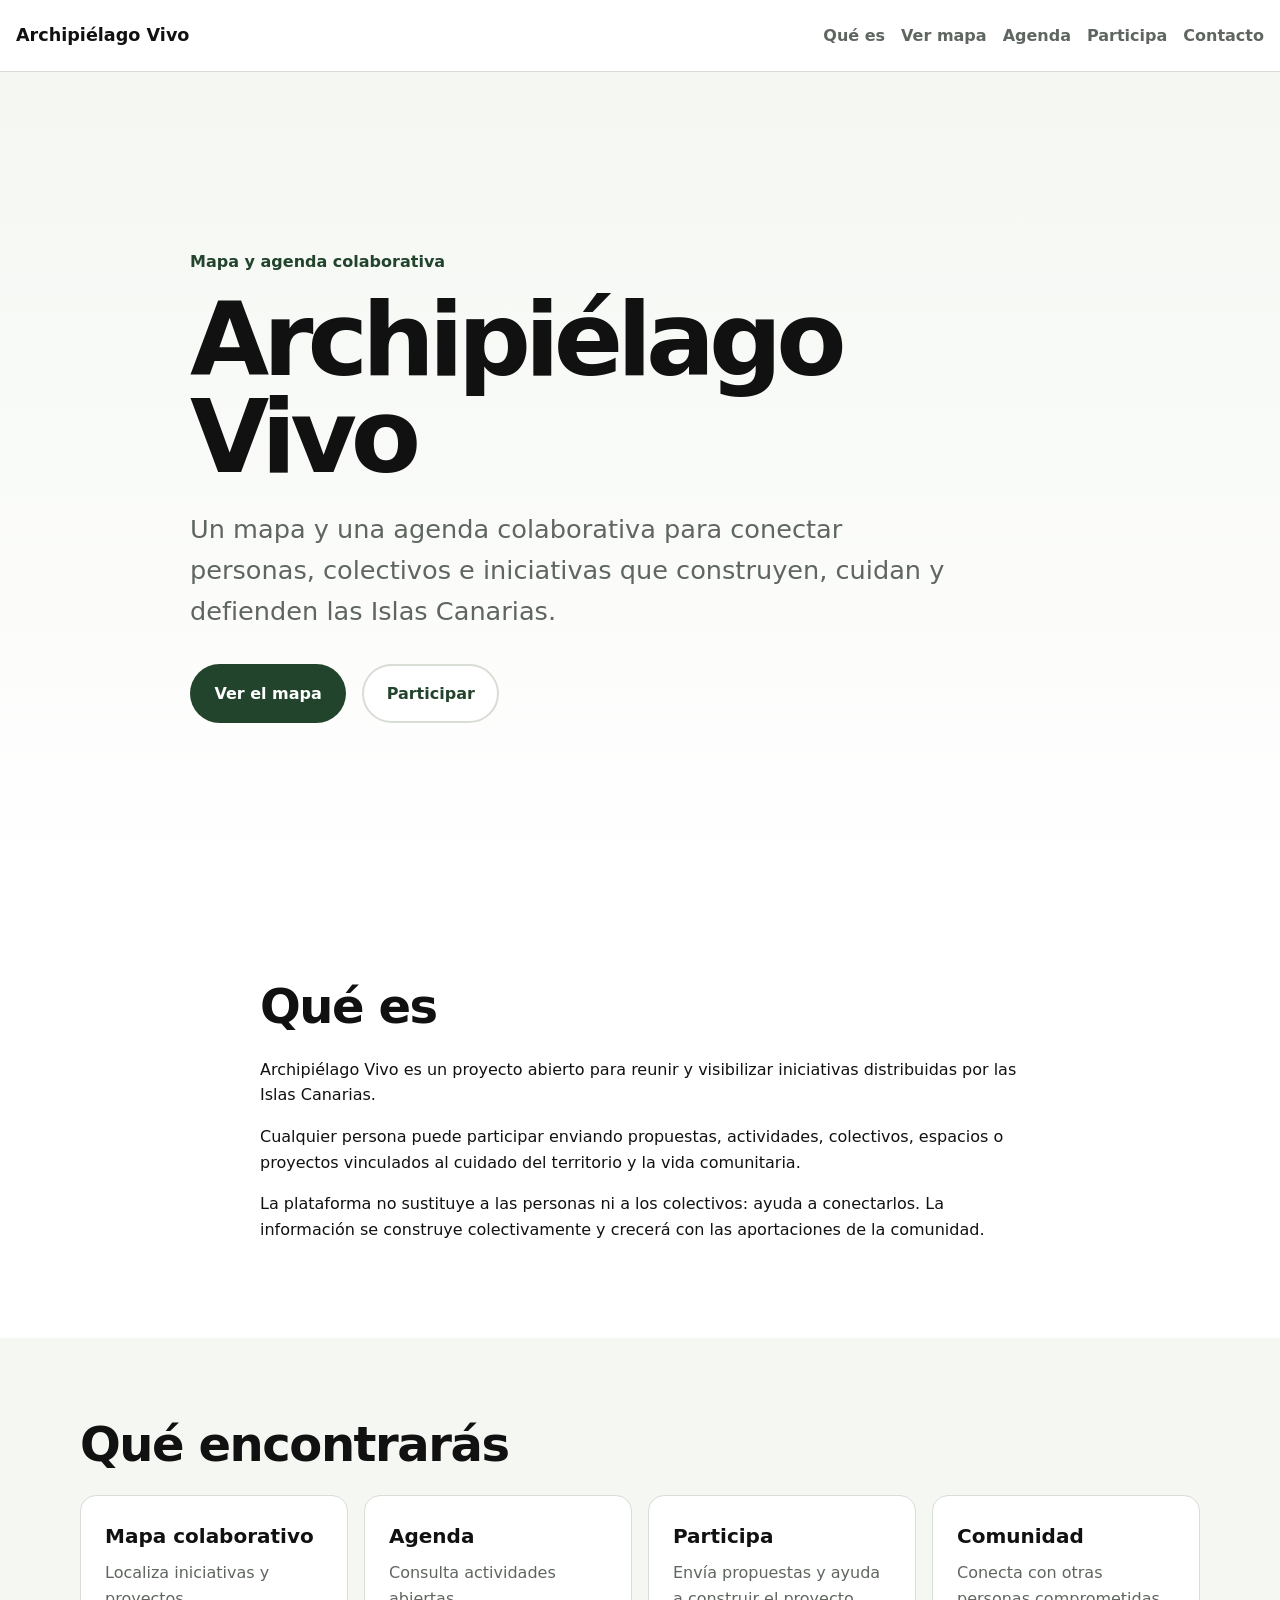
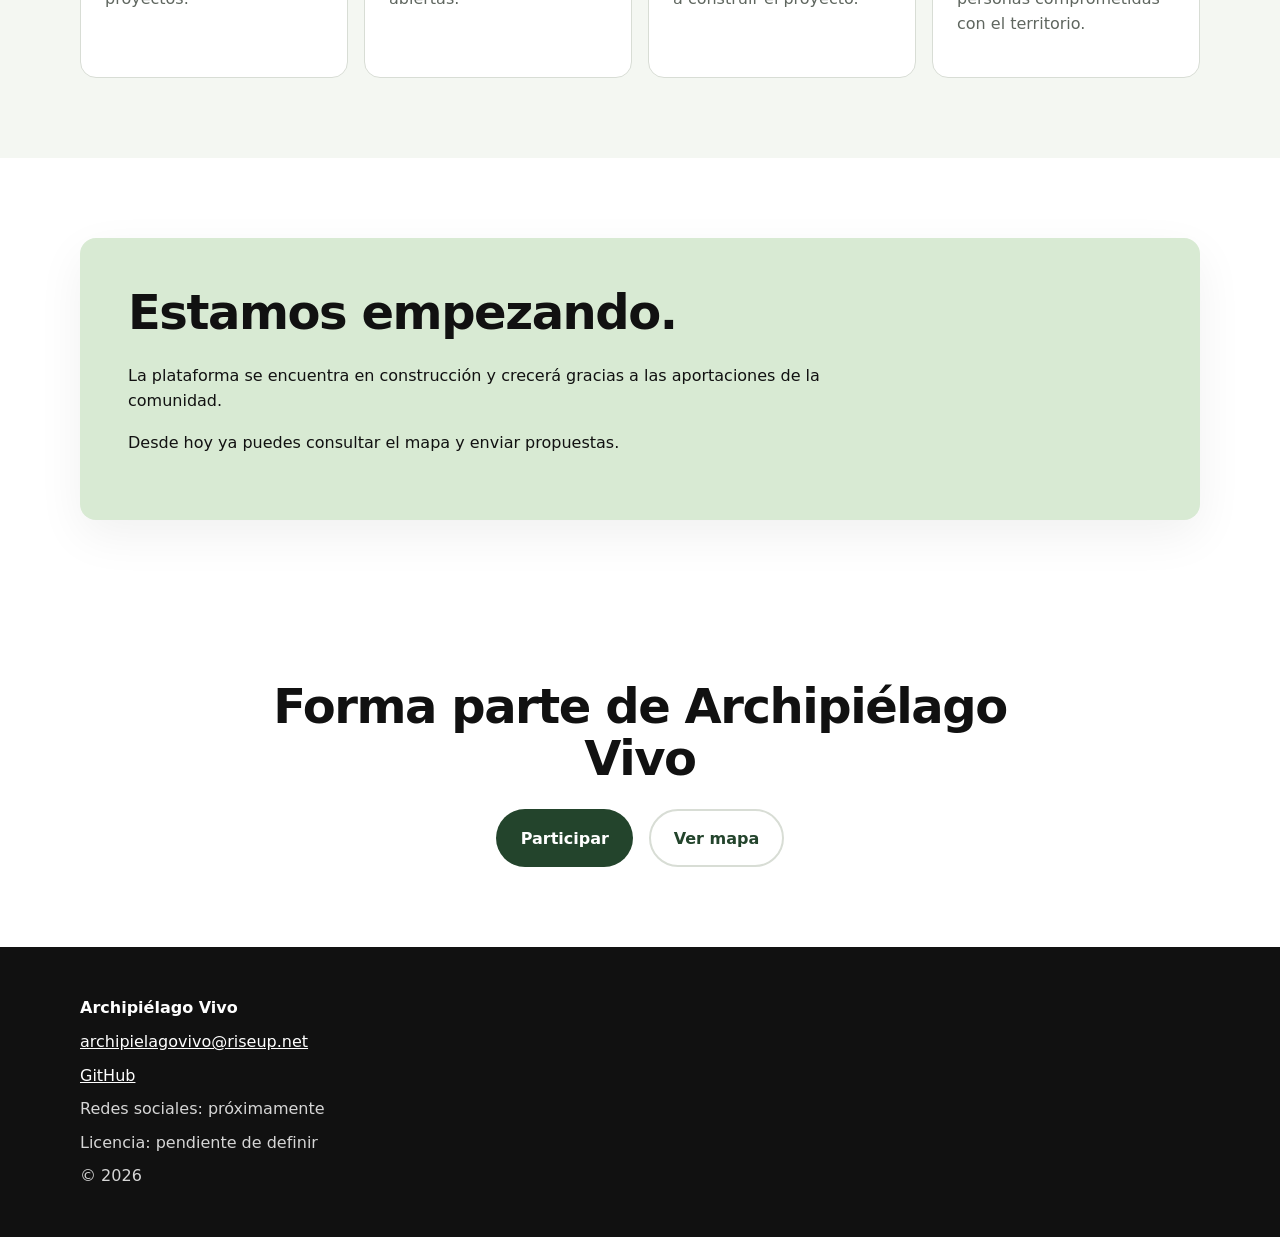
<file: index.html>
<!doctype html>
<html lang="es">
<head>
  <meta charset="utf-8" />
  <meta name="viewport" content="width=device-width, initial-scale=1" />

  <title>Archipiélago Vivo</title>
  <meta name="description" content="Mapa y agenda colaborativa para conectar personas, colectivos e iniciativas que cuidan, construyen y defienden las Islas Canarias." />

  <link rel="stylesheet" href="styles.css" />
</head>

<body>
  <header class="site-header">
    <a class="brand" href="/" aria-label="Inicio de Archipiélago Vivo">
      Archipiélago Vivo
    </a>

    <button
      class="menu-toggle"
      type="button"
      aria-expanded="false"
      aria-controls="main-nav"
    >
      <span class="sr-only">Abrir menú</span>
      ☰
    </button>

    <nav id="main-nav" class="main-nav" aria-label="Navegación principal">
      <a href="#que-es">Qué es</a>
      <a href="/mapa.html">Ver mapa</a>
      <a href="/agenda.html">Agenda</a>
      <a href="/participa.html">Participa</a>
      <a href="#contacto">Contacto</a>
    </nav>
  </header>

  <main>
    <section class="hero">
      <div class="container hero-content">
        <p class="eyebrow">Mapa y agenda colaborativa</p>

        <h1>Archipiélago Vivo</h1>

        <p class="hero-text">
          Un mapa y una agenda colaborativa para conectar personas, colectivos
          e iniciativas que construyen, cuidan y defienden las Islas Canarias.
        </p>

        <div class="button-group">
          <a class="button button-primary" href="/mapa.html">Ver el mapa</a>
          <a class="button button-secondary" href="/participa.html">Participar</a>
        </div>
      </div>
    </section>

    <section id="que-es" class="section">
      <div class="container narrow">
        <h2>Qué es</h2>

        <p>
          Archipiélago Vivo es un proyecto abierto para reunir y visibilizar
          iniciativas distribuidas por las Islas Canarias.
        </p>

        <p>
          Cualquier persona puede participar enviando propuestas, actividades,
          colectivos, espacios o proyectos vinculados al cuidado del territorio
          y la vida comunitaria.
        </p>

        <p>
          La plataforma no sustituye a las personas ni a los colectivos:
          ayuda a conectarlos. La información se construye colectivamente y
          crecerá con las aportaciones de la comunidad.
        </p>
      </div>
    </section>

    <section class="section section-muted">
      <div class="container">
        <h2>Qué encontrarás</h2>

        <div class="cards">
          <article class="card">
            <h3>Mapa colaborativo</h3>
            <p>Localiza iniciativas y proyectos.</p>
          </article>

          <article class="card">
            <h3>Agenda</h3>
            <p>Consulta actividades abiertas.</p>
          </article>

          <article class="card">
            <h3>Participa</h3>
            <p>Envía propuestas y ayuda a construir el proyecto.</p>
          </article>

          <article class="card">
            <h3>Comunidad</h3>
            <p>Conecta con otras personas comprometidas con el territorio.</p>
          </article>
        </div>
      </div>
    </section>

    <section class="section">
      <div class="container">
        <div class="notice">
          <h2>Estamos empezando.</h2>
          <p>
            La plataforma se encuentra en construcción y crecerá gracias a las
            aportaciones de la comunidad.
          </p>
          <p>
            Desde hoy ya puedes consultar el mapa y enviar propuestas.
          </p>
        </div>
      </div>
    </section>

    <section class="section cta">
      <div class="container narrow">
        <h2>Forma parte de Archipiélago Vivo</h2>

        <div class="button-group center">
          <a class="button button-primary" href="/participa.html">Participar</a>
          <a class="button button-secondary" href="/mapa.html">Ver mapa</a>
        </div>
      </div>
    </section>
  </main>

  <footer id="contacto" class="site-footer">
    <div class="container footer-content">
      <p><strong>Archipiélago Vivo</strong></p>

      <p>
        <a href="mailto:archipielagovivo@riseup.net">
          archipielagovivo@riseup.net
        </a>
      </p>

      <p><a href="https://github.com/" rel="noopener">GitHub</a></p>
      <p>Redes sociales: próximamente</p>
      <p>Licencia: pendiente de definir</p>
      <p>© 2026</p>
    </div>
  </footer>

  <script>
    const menuButton = document.querySelector(".menu-toggle");
    const nav = document.querySelector("#main-nav");

    menuButton.addEventListener("click", () => {
      const isOpen = menuButton.getAttribute("aria-expanded") === "true";
      menuButton.setAttribute("aria-expanded", String(!isOpen));
      nav.classList.toggle("is-open");
    });
  </script>
</body>
</html>
</file>
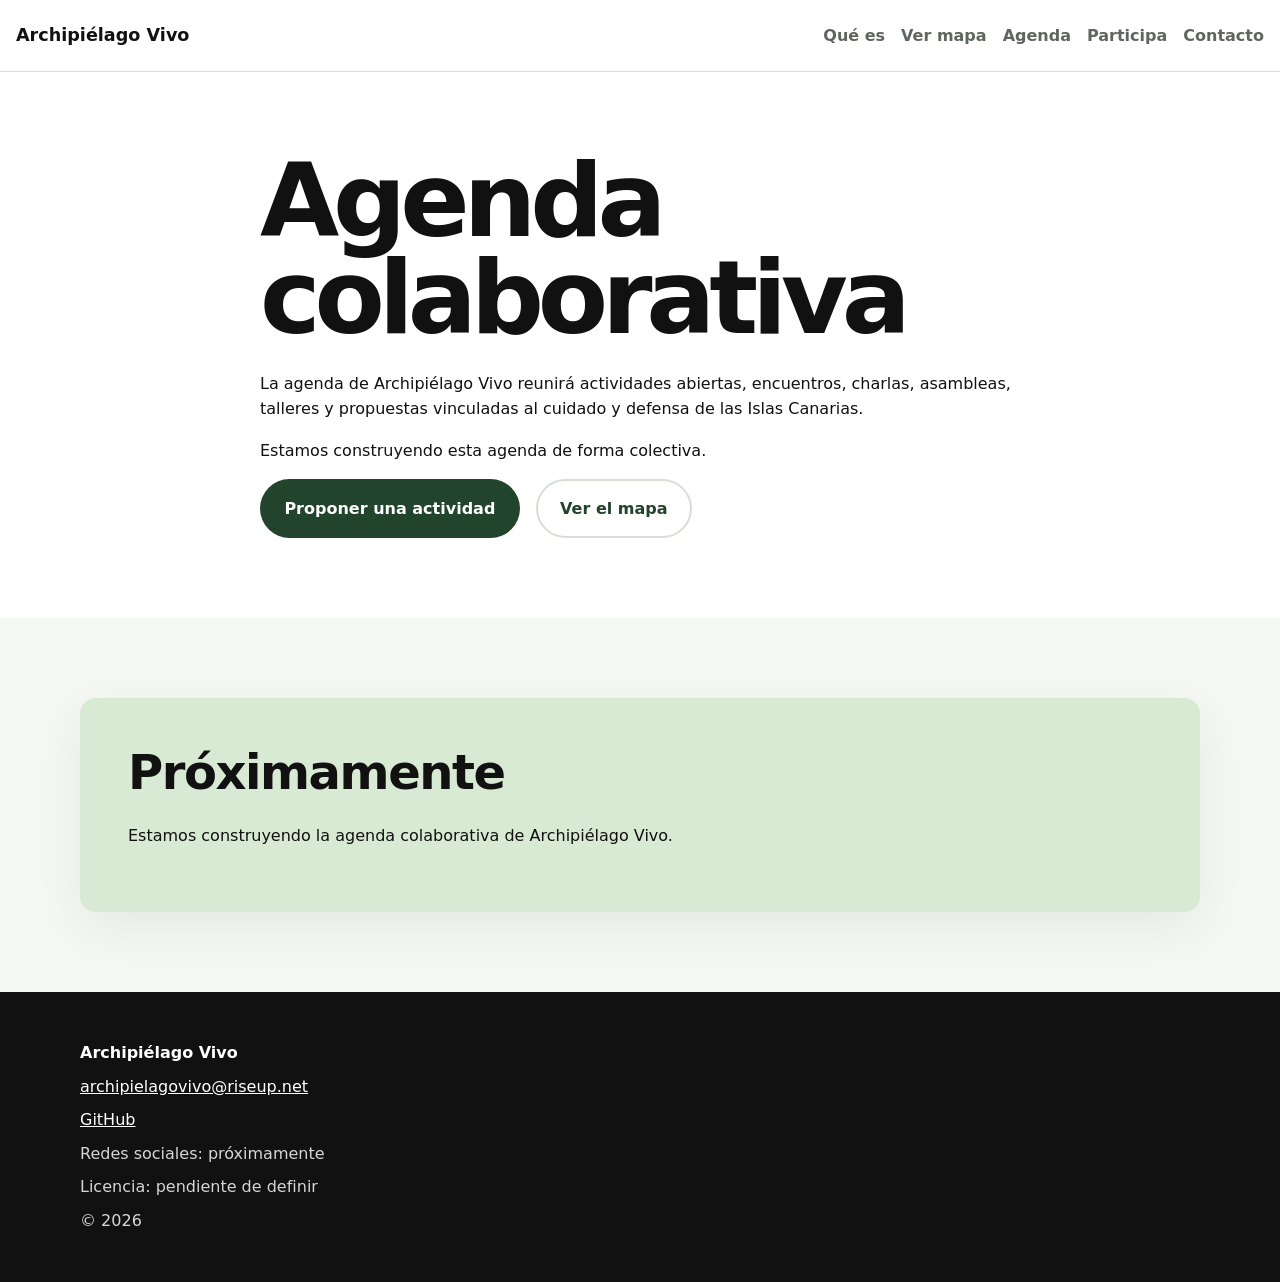
<file: agenda.html>
<!doctype html>
<html lang="es">
<head>
  <meta charset="utf-8" />
  <meta name="viewport" content="width=device-width, initial-scale=1" />

  <title>Agenda colaborativa | Archipiélago Vivo</title>
  <meta
    name="description"
    content="Agenda colaborativa de Archipiélago Vivo para reunir actividades abiertas, encuentros, charlas, asambleas, talleres y propuestas en las Islas Canarias."
  />

  <link rel="canonical" href="https://archipielagovivo.org/agenda.html" />
  <link rel="stylesheet" href="styles.css" />
</head>

<body>
  <header class="site-header">
    <a class="brand" href="/" aria-label="Inicio de Archipiélago Vivo">
      Archipiélago Vivo
    </a>

    <button
      class="menu-toggle"
      type="button"
      aria-expanded="false"
      aria-controls="main-nav"
    >
      <span class="sr-only">Abrir menú</span>
      ☰
    </button>

    <nav id="main-nav" class="main-nav" aria-label="Navegación principal">
      <a href="/#que-es">Qué es</a>
      <a href="/mapa.html">Ver mapa</a>
      <a href="/agenda.html" aria-current="page">Agenda</a>
      <a href="/participa.html">Participa</a>
      <a href="#contacto">Contacto</a>
    </nav>
  </header>

  <main>
    <section class="section">
      <div class="container narrow">
        <h1>Agenda colaborativa</h1>

        <p>
          La agenda de Archipiélago Vivo reunirá actividades abiertas,
          encuentros, charlas, asambleas, talleres y propuestas vinculadas al
          cuidado y defensa de las Islas Canarias.
        </p>

        <p>
          Estamos construyendo esta agenda de forma colectiva.
        </p>

        <div class="button-group">
          <a class="button button-primary" href="/participa.html">
            Proponer una actividad
          </a>
          <a class="button button-secondary" href="/mapa.html">
            Ver el mapa
          </a>
        </div>
      </div>
    </section>

    <section class="section section-muted">
      <div class="container">
        <div class="notice">
          <h2>Próximamente</h2>
          <p>
            Estamos construyendo la agenda colaborativa de Archipiélago Vivo.
          </p>
        </div>
      </div>
    </section>
  </main>

  <footer id="contacto" class="site-footer">
    <div class="container footer-content">
      <p><strong>Archipiélago Vivo</strong></p>

      <p>
        <a href="mailto:archipielagovivo@riseup.net">
          archipielagovivo@riseup.net
        </a>
      </p>

      <p><a href="https://github.com/" rel="noopener">GitHub</a></p>
      <p>Redes sociales: próximamente</p>
      <p>Licencia: pendiente de definir</p>
      <p>© 2026</p>
    </div>
  </footer>

  <script>
    const menuButton = document.querySelector(".menu-toggle");
    const nav = document.querySelector("#main-nav");

    menuButton.addEventListener("click", () => {
      const isOpen = menuButton.getAttribute("aria-expanded") === "true";
      menuButton.setAttribute("aria-expanded", String(!isOpen));
      nav.classList.toggle("is-open");
    });
  </script>
</body>
</html>
</file>
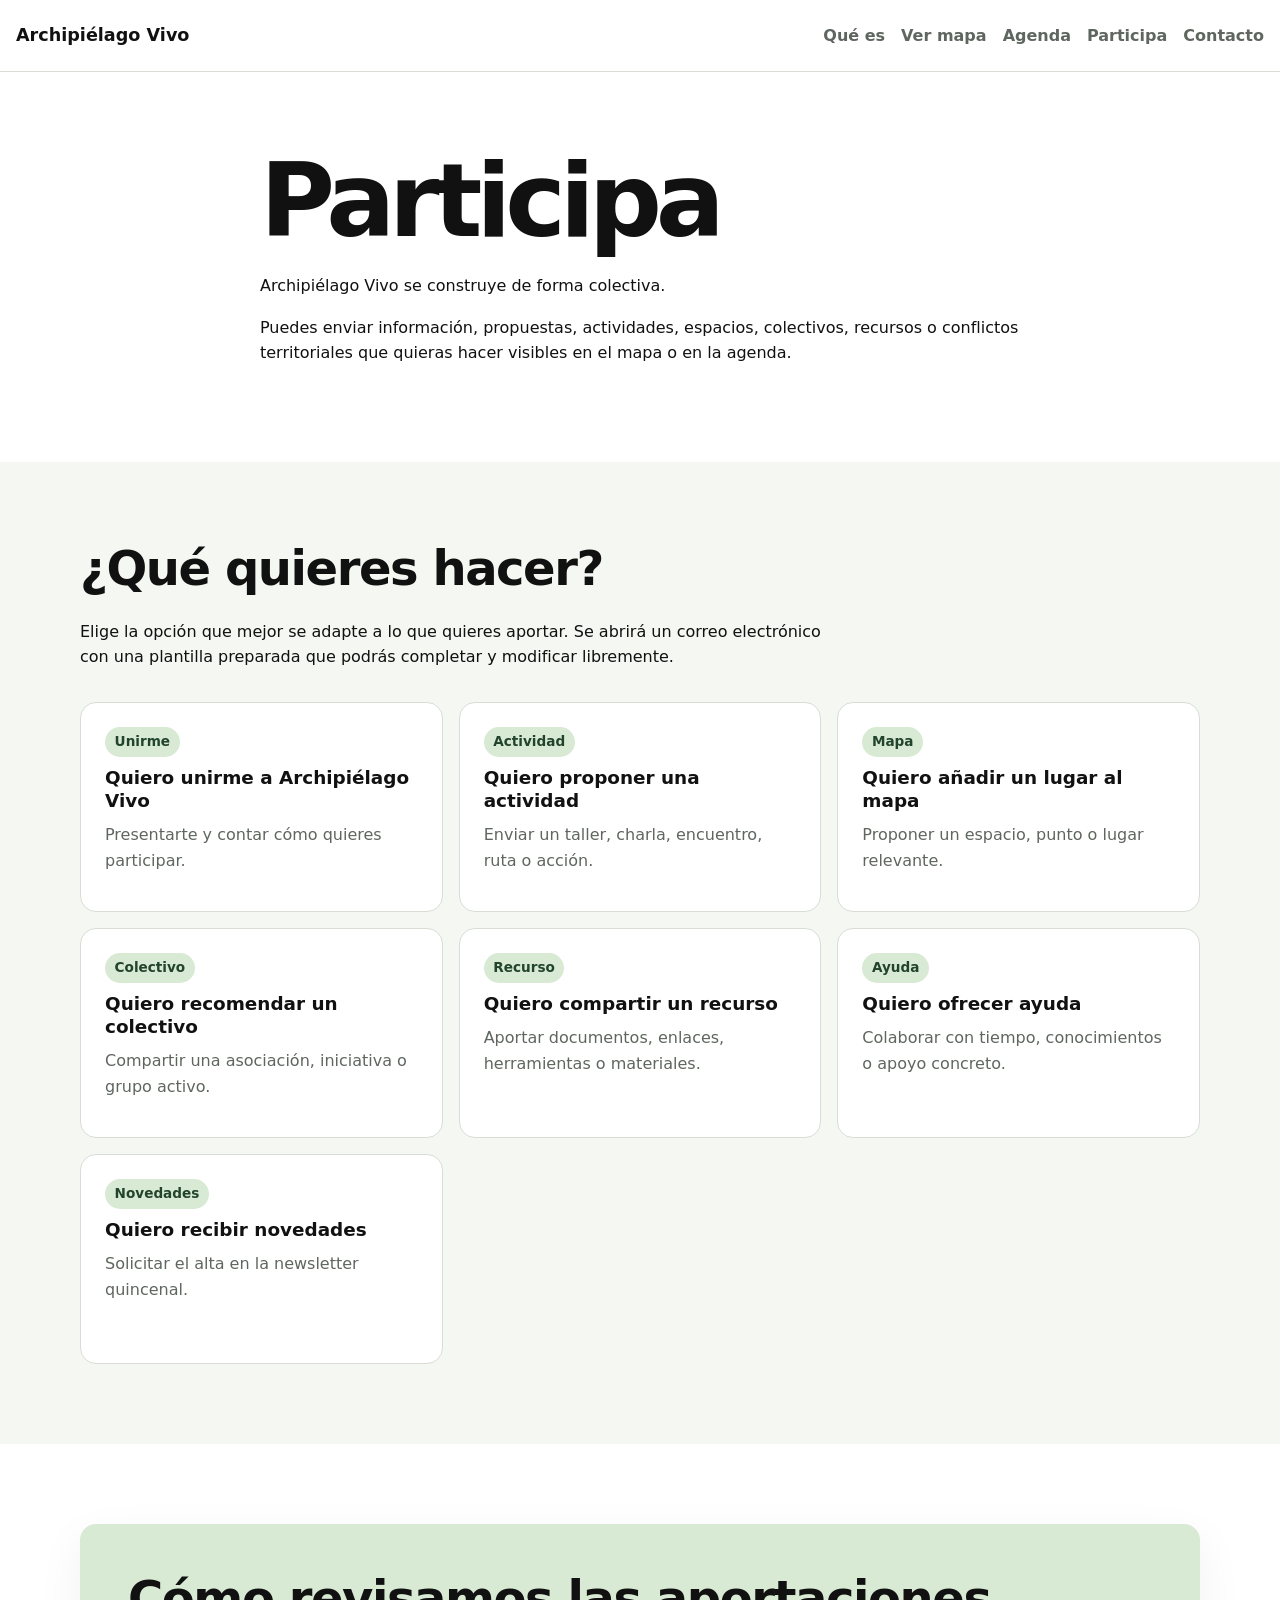
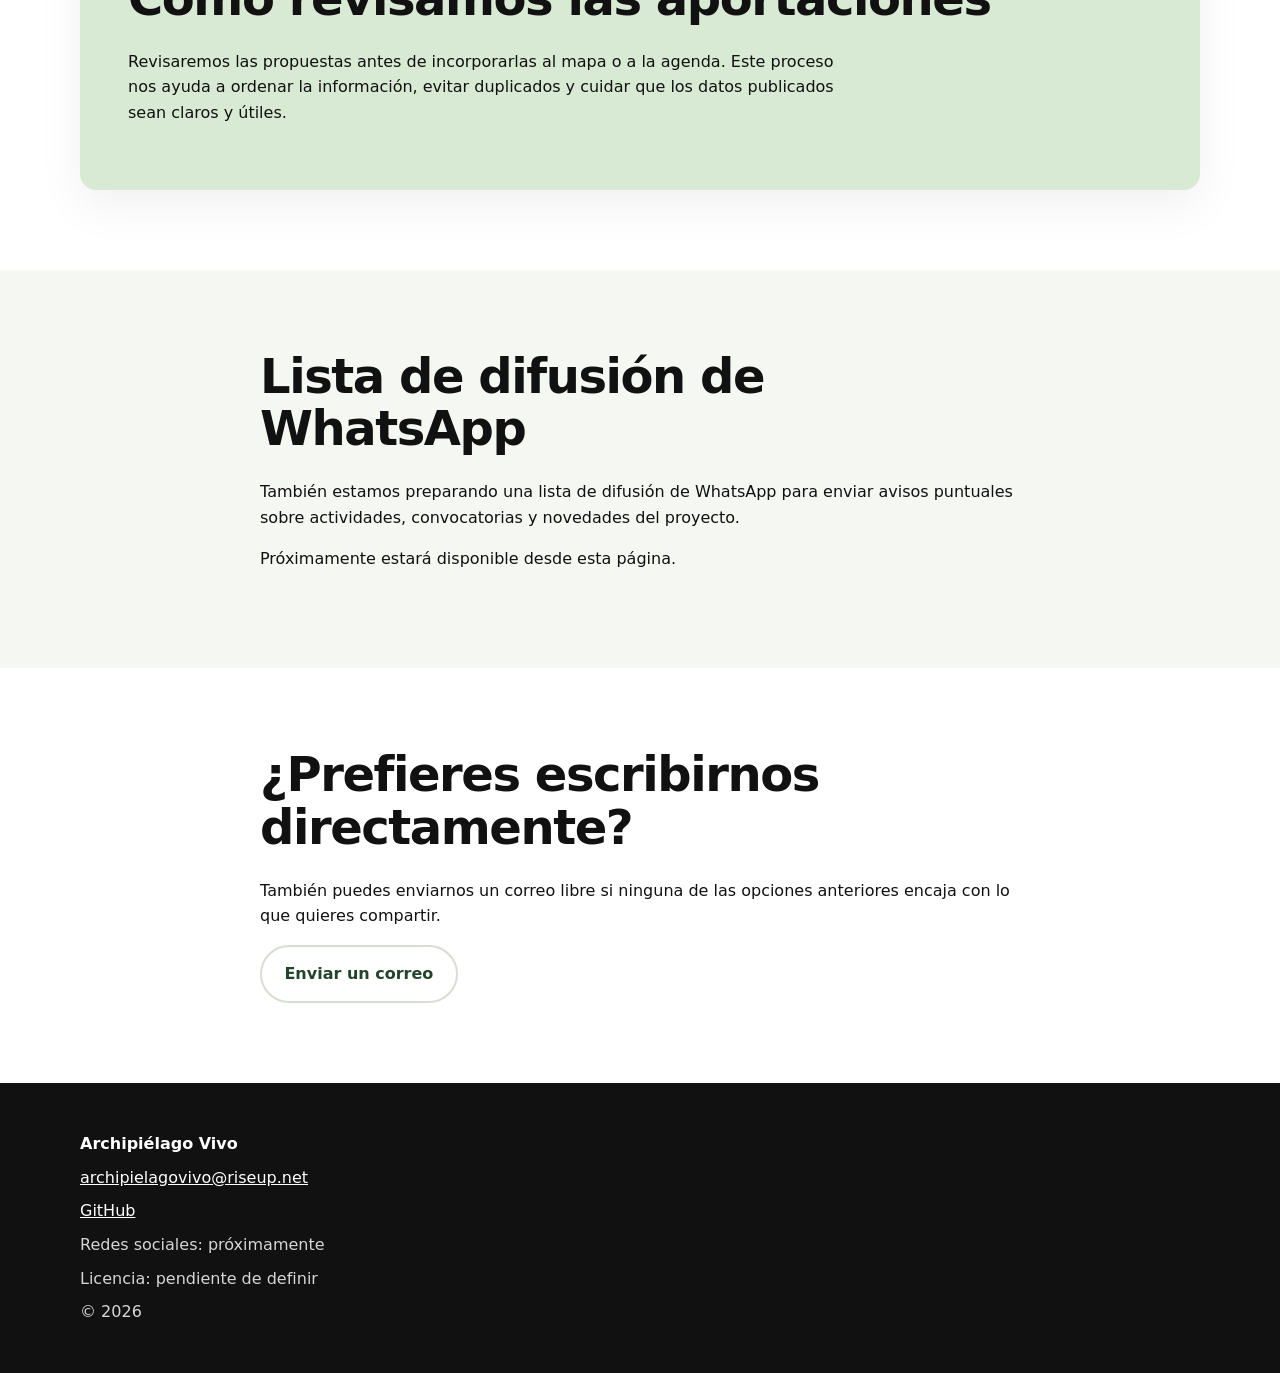
<file: participa.html>
<!doctype html>
<html lang="es">
<head>
  <meta charset="utf-8" />
  <meta name="viewport" content="width=device-width, initial-scale=1" />

  <title>Participa | Archipiélago Vivo</title>
  <meta
    name="description"
    content="Participa en Archipiélago Vivo enviando propuestas, actividades, lugares, colectivos, recursos o ayuda para construir el mapa y la agenda colaborativa."
  />

  <link rel="canonical" href="https://archipielagovivo.org/participa.html" />
  <link rel="stylesheet" href="styles.css" />
</head>

<body>
  <header class="site-header">
    <a class="brand" href="/" aria-label="Inicio de Archipiélago Vivo">
      Archipiélago Vivo
    </a>

    <button
      class="menu-toggle"
      type="button"
      aria-expanded="false"
      aria-controls="main-nav"
    >
      <span class="sr-only">Abrir menú</span>
      ☰
    </button>

    <nav id="main-nav" class="main-nav" aria-label="Navegación principal">
      <a href="/#que-es">Qué es</a>
      <a href="/mapa.html">Ver mapa</a>
      <a href="/agenda.html">Agenda</a>
      <a href="/participa.html" aria-current="page">Participa</a>
      <a href="#contacto">Contacto</a>
    </nav>
  </header>

  <main>
    <section class="section">
      <div class="container narrow">
        <h1>Participa</h1>

        <p>
          Archipiélago Vivo se construye de forma colectiva.
        </p>

        <p>
          Puedes enviar información, propuestas, actividades, espacios,
          colectivos, recursos o conflictos territoriales que quieras hacer
          visibles en el mapa o en la agenda.
        </p>
      </div>
    </section>

    <section class="section section-muted">
      <div class="container">
        <div class="narrow">
          <h2>¿Qué quieres hacer?</h2>

          <p>
            Elige la opción que mejor se adapte a lo que quieres aportar. Se
            abrirá un correo electrónico con una plantilla preparada que podrás
            completar y modificar libremente.
          </p>
        </div>

        <div class="action-grid">
          <a
            class="action-card"
            href="mailto:archipielagovivo@riseup.net?subject=Quiero%20unirme%20-%20Archipi%C3%A9lago%20Vivo&body=Hola%20Archipi%C3%A9lago%20Vivo%2C%0D%0A%0D%0AQuiero%20unirme%20al%20proyecto.%0D%0A%0D%0AMi%20nombre%3A%0D%0AIsla%20o%20municipio%3A%0D%0AColectivo%20o%20proyecto%2C%20si%20procede%3A%0D%0AQu%C3%A9%20me%20interesa%20de%20Archipi%C3%A9lago%20Vivo%3A%0D%0AC%C3%B3mo%20me%20gustar%C3%ADa%20participar%3A%0D%0AMi%20forma%20de%20contacto%3A%0D%0A%0D%0AAutorizo%20a%20Archipi%C3%A9lago%20Vivo%20a%20ponerse%20en%20contacto%20conmigo%20por%20los%20medios%20facilitados%3A%0D%0A%0D%0AS%C3%AD%20%2F%20No%0D%0A%0D%0AQuiero%20recibir%20la%20newsletter%20quincenal%20de%20Archipi%C3%A9lago%20Vivo%3A%0D%0A%0D%0AS%C3%AD%20%2F%20No%0D%0A%0D%0AGracias."
          >
            <span class="action-kicker">Unirme</span>
            <strong>Quiero unirme a Archipiélago Vivo</strong>
            <span>Presentarte y contar cómo quieres participar.</span>
          </a>

          <a
            class="action-card"
            href="mailto:archipielagovivo@riseup.net?subject=Propuesta%20de%20actividad%20-%20Archipi%C3%A9lago%20Vivo&body=Hola%20Archipi%C3%A9lago%20Vivo%2C%0D%0A%0D%0AQuiero%20proponer%20una%20actividad.%0D%0A%0D%0AT%C3%ADtulo%20de%20la%20actividad%3A%0D%0AIsla%20o%20municipio%3A%0D%0ADescripci%C3%B3n%3A%0D%0AFecha%20aproximada%2C%20si%20la%20hay%3A%0D%0AEspacio%20o%20lugar%3A%0D%0AQu%C3%A9%20ayuda%20necesito%3A%0D%0AMi%20nombre%3A%0D%0AMi%20forma%20de%20contacto%3A%0D%0A%0D%0AAutorizo%20a%20Archipi%C3%A9lago%20Vivo%20a%20ponerse%20en%20contacto%20conmigo%20por%20los%20medios%20facilitados%3A%0D%0A%0D%0AS%C3%AD%20%2F%20No%0D%0A%0D%0AQuiero%20recibir%20la%20newsletter%20quincenal%20de%20Archipi%C3%A9lago%20Vivo%3A%0D%0A%0D%0AS%C3%AD%20%2F%20No%0D%0A%0D%0AGracias."
          >
            <span class="action-kicker">Actividad</span>
            <strong>Quiero proponer una actividad</strong>
            <span>Enviar un taller, charla, encuentro, ruta o acción.</span>
          </a>

          <a
            class="action-card"
            href="mailto:archipielagovivo@riseup.net?subject=Lugar%20para%20el%20mapa%20-%20Archipi%C3%A9lago%20Vivo&body=Hola%20Archipi%C3%A9lago%20Vivo%2C%0D%0A%0D%0AQuiero%20proponer%20un%20lugar%20para%20el%20mapa.%0D%0A%0D%0ANombre%20del%20lugar%3A%0D%0AIsla%3A%0D%0AMunicipio%3A%0D%0AUbicaci%C3%B3n%20aproximada%20o%20enlace%3A%0D%0APor%20qu%C3%A9%20deber%C3%ADa%20aparecer%3A%0D%0ACategor%C3%ADa%20sugerida%3A%0D%0AMi%20nombre%3A%0D%0AMi%20forma%20de%20contacto%3A%0D%0A%0D%0AAutorizo%20a%20Archipi%C3%A9lago%20Vivo%20a%20ponerse%20en%20contacto%20conmigo%20por%20los%20medios%20facilitados%3A%0D%0A%0D%0AS%C3%AD%20%2F%20No%0D%0A%0D%0AQuiero%20recibir%20la%20newsletter%20quincenal%20de%20Archipi%C3%A9lago%20Vivo%3A%0D%0A%0D%0AS%C3%AD%20%2F%20No%0D%0A%0D%0AGracias."
          >
            <span class="action-kicker">Mapa</span>
            <strong>Quiero añadir un lugar al mapa</strong>
            <span>Proponer un espacio, punto o lugar relevante.</span>
          </a>

          <a
            class="action-card"
            href="mailto:archipielagovivo@riseup.net?subject=Colectivo%20recomendado%20-%20Archipi%C3%A9lago%20Vivo&body=Hola%20Archipi%C3%A9lago%20Vivo%2C%0D%0A%0D%0AQuiero%20recomendar%20un%20colectivo.%0D%0A%0D%0ANombre%20del%20colectivo%3A%0D%0AIsla%20o%20municipio%3A%0D%0AQu%C3%A9%20hace%3A%0D%0AWeb%20o%20redes%2C%20si%20las%20tiene%3A%0D%0APersona%20de%20contacto%2C%20si%20la%20conoces%3A%0D%0APor%20qu%C3%A9%20deber%C3%ADa%20aparecer%3A%0D%0AMi%20nombre%3A%0D%0AMi%20forma%20de%20contacto%3A%0D%0A%0D%0AAutorizo%20a%20Archipi%C3%A9lago%20Vivo%20a%20ponerse%20en%20contacto%20conmigo%20por%20los%20medios%20facilitados%3A%0D%0A%0D%0AS%C3%AD%20%2F%20No%0D%0A%0D%0AQuiero%20recibir%20la%20newsletter%20quincenal%20de%20Archipi%C3%A9lago%20Vivo%3A%0D%0A%0D%0AS%C3%AD%20%2F%20No%0D%0A%0D%0AGracias."
          >
            <span class="action-kicker">Colectivo</span>
            <strong>Quiero recomendar un colectivo</strong>
            <span>Compartir una asociación, iniciativa o grupo activo.</span>
          </a>

          <a
            class="action-card"
            href="mailto:archipielagovivo@riseup.net?subject=Recurso%20compartido%20-%20Archipi%C3%A9lago%20Vivo&body=Hola%20Archipi%C3%A9lago%20Vivo%2C%0D%0A%0D%0AQuiero%20compartir%20un%20recurso.%0D%0A%0D%0ANombre%20del%20recurso%3A%0D%0ATipo%20de%20recurso%3A%0D%0AIsla%20o%20%C3%A1mbito%20territorial%3A%0D%0AEnlace%2C%20si%20existe%3A%0D%0ADescripci%C3%B3n%20breve%3A%0D%0APor%20qu%C3%A9%20puede%20ser%20%C3%BAtil%3A%0D%0AMi%20nombre%3A%0D%0AMi%20forma%20de%20contacto%3A%0D%0A%0D%0AAutorizo%20a%20Archipi%C3%A9lago%20Vivo%20a%20ponerse%20en%20contacto%20conmigo%20por%20los%20medios%20facilitados%3A%0D%0A%0D%0AS%C3%AD%20%2F%20No%0D%0A%0D%0AQuiero%20recibir%20la%20newsletter%20quincenal%20de%20Archipi%C3%A9lago%20Vivo%3A%0D%0A%0D%0AS%C3%AD%20%2F%20No%0D%0A%0D%0AGracias."
          >
            <span class="action-kicker">Recurso</span>
            <strong>Quiero compartir un recurso</strong>
            <span>Aportar documentos, enlaces, herramientas o materiales.</span>
          </a>

          <a
            class="action-card"
            href="mailto:archipielagovivo@riseup.net?subject=Ofrezco%20ayuda%20-%20Archipi%C3%A9lago%20Vivo&body=Hola%20Archipi%C3%A9lago%20Vivo%2C%0D%0A%0D%0AQuiero%20ofrecer%20ayuda%20al%20proyecto.%0D%0A%0D%0AMi%20nombre%3A%0D%0AIsla%20o%20municipio%3A%0D%0AQu%C3%A9%20puedo%20aportar%3A%0D%0ADisponibilidad%20aproximada%3A%0D%0AExperiencia%20o%20conocimientos%20relacionados%3A%0D%0AMi%20forma%20de%20contacto%3A%0D%0A%0D%0AAutorizo%20a%20Archipi%C3%A9lago%20Vivo%20a%20ponerse%20en%20contacto%20conmigo%20por%20los%20medios%20facilitados%3A%0D%0A%0D%0AS%C3%AD%20%2F%20No%0D%0A%0D%0AQuiero%20recibir%20la%20newsletter%20quincenal%20de%20Archipi%C3%A9lago%20Vivo%3A%0D%0A%0D%0AS%C3%AD%20%2F%20No%0D%0A%0D%0AGracias."
          >
            <span class="action-kicker">Ayuda</span>
            <strong>Quiero ofrecer ayuda</strong>
            <span>Colaborar con tiempo, conocimientos o apoyo concreto.</span>
          </a>

          <a
            class="action-card"
            href="mailto:archipielagovivo@riseup.net?subject=Alta%20newsletter%20-%20Archipi%C3%A9lago%20Vivo&body=Hola%20Archipi%C3%A9lago%20Vivo%2C%0D%0A%0D%0AQuiero%20recibir%20la%20newsletter%20quincenal%20de%20Archipi%C3%A9lago%20Vivo.%0D%0A%0D%0AMi%20nombre%3A%0D%0AMi%20correo%20electr%C3%B3nico%3A%0D%0AIsla%20o%20municipio%2C%20si%20quiero%20indicarlo%3A%0D%0A%0D%0AAutorizo%20a%20Archipi%C3%A9lago%20Vivo%20a%20ponerse%20en%20contacto%20conmigo%20por%20los%20medios%20facilitados%3A%0D%0A%0D%0AS%C3%AD%20%2F%20No%0D%0A%0D%0AQuiero%20recibir%20la%20newsletter%20quincenal%20de%20Archipi%C3%A9lago%20Vivo%3A%0D%0A%0D%0AS%C3%AD%0D%0A%0D%0AGracias."
          >
            <span class="action-kicker">Novedades</span>
            <strong>Quiero recibir novedades</strong>
            <span>Solicitar el alta en la newsletter quincenal.</span>
          </a>
        </div>
      </div>
    </section>

    <section class="section">
      <div class="container">
        <div class="notice">
          <h2>Cómo revisamos las aportaciones</h2>

          <p>
            Revisaremos las propuestas antes de incorporarlas al mapa o a la
            agenda. Este proceso nos ayuda a ordenar la información, evitar
            duplicados y cuidar que los datos publicados sean claros y útiles.
          </p>
        </div>
      </div>
    </section>

    <section class="section section-muted">
      <div class="container narrow">
        <h2>Lista de difusión de WhatsApp</h2>

        <p>
          También estamos preparando una lista de difusión de WhatsApp para
          enviar avisos puntuales sobre actividades, convocatorias y novedades
          del proyecto.
        </p>

        <p>
          Próximamente estará disponible desde esta página.
        </p>
      </div>
    </section>

    <section class="section">
      <div class="container narrow">
        <h2>¿Prefieres escribirnos directamente?</h2>

        <p>
          También puedes enviarnos un correo libre si ninguna de las opciones
          anteriores encaja con lo que quieres compartir.
        </p>

        <div class="button-group">
          <a
            class="button button-secondary"
            href="mailto:archipielagovivo@riseup.net"
          >
            Enviar un correo
          </a>
        </div>
      </div>
    </section>
  </main>

  <footer id="contacto" class="site-footer">
    <div class="container footer-content">
      <p><strong>Archipiélago Vivo</strong></p>

      <p>
        <a href="mailto:archipielagovivo@riseup.net">
          archipielagovivo@riseup.net
        </a>
      </p>

      <p><a href="https://github.com/" rel="noopener">GitHub</a></p>
      <p>Redes sociales: próximamente</p>
      <p>Licencia: pendiente de definir</p>
      <p>© 2026</p>
    </div>
  </footer>

  <script>
    const menuButton = document.querySelector(".menu-toggle");
    const nav = document.querySelector("#main-nav");

    menuButton.addEventListener("click", () => {
      const isOpen = menuButton.getAttribute("aria-expanded") === "true";
      menuButton.setAttribute("aria-expanded", String(!isOpen));
      nav.classList.toggle("is-open");
    });
  </script>
</body>
</html>
</file>
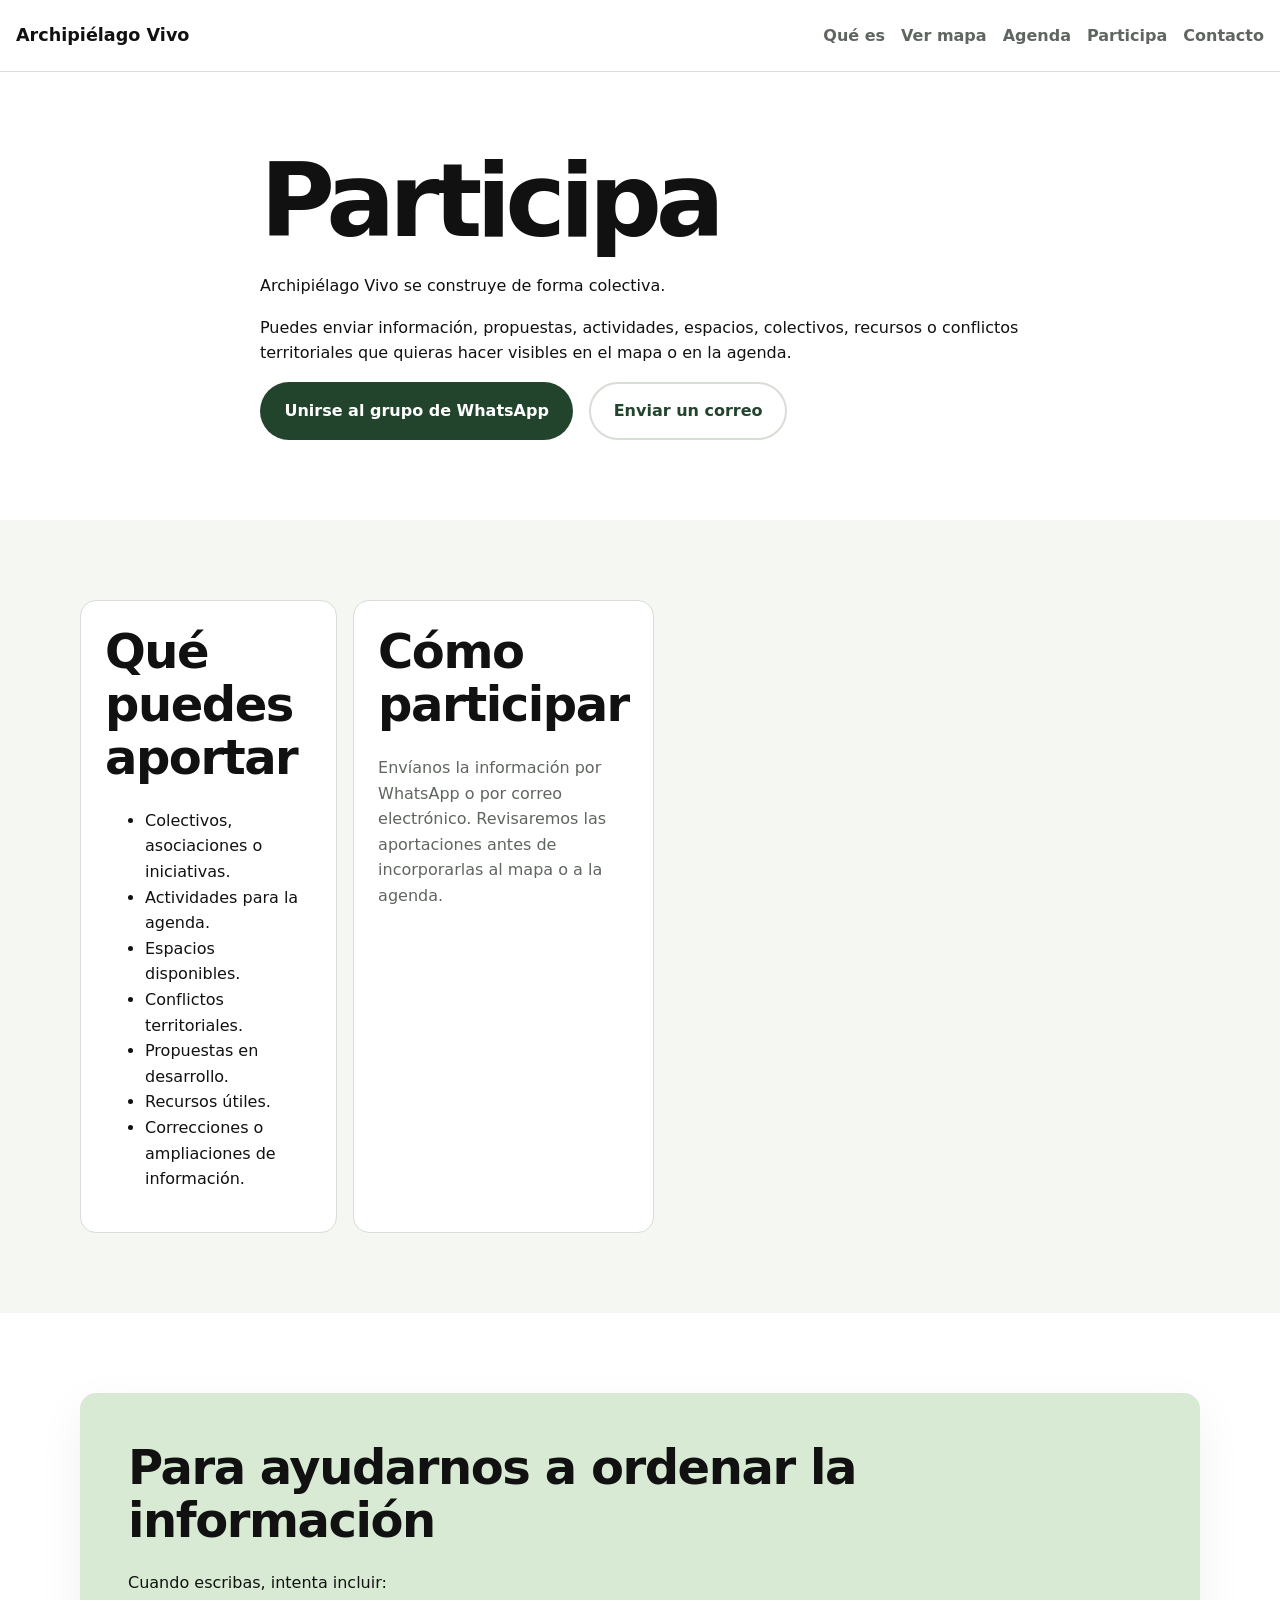
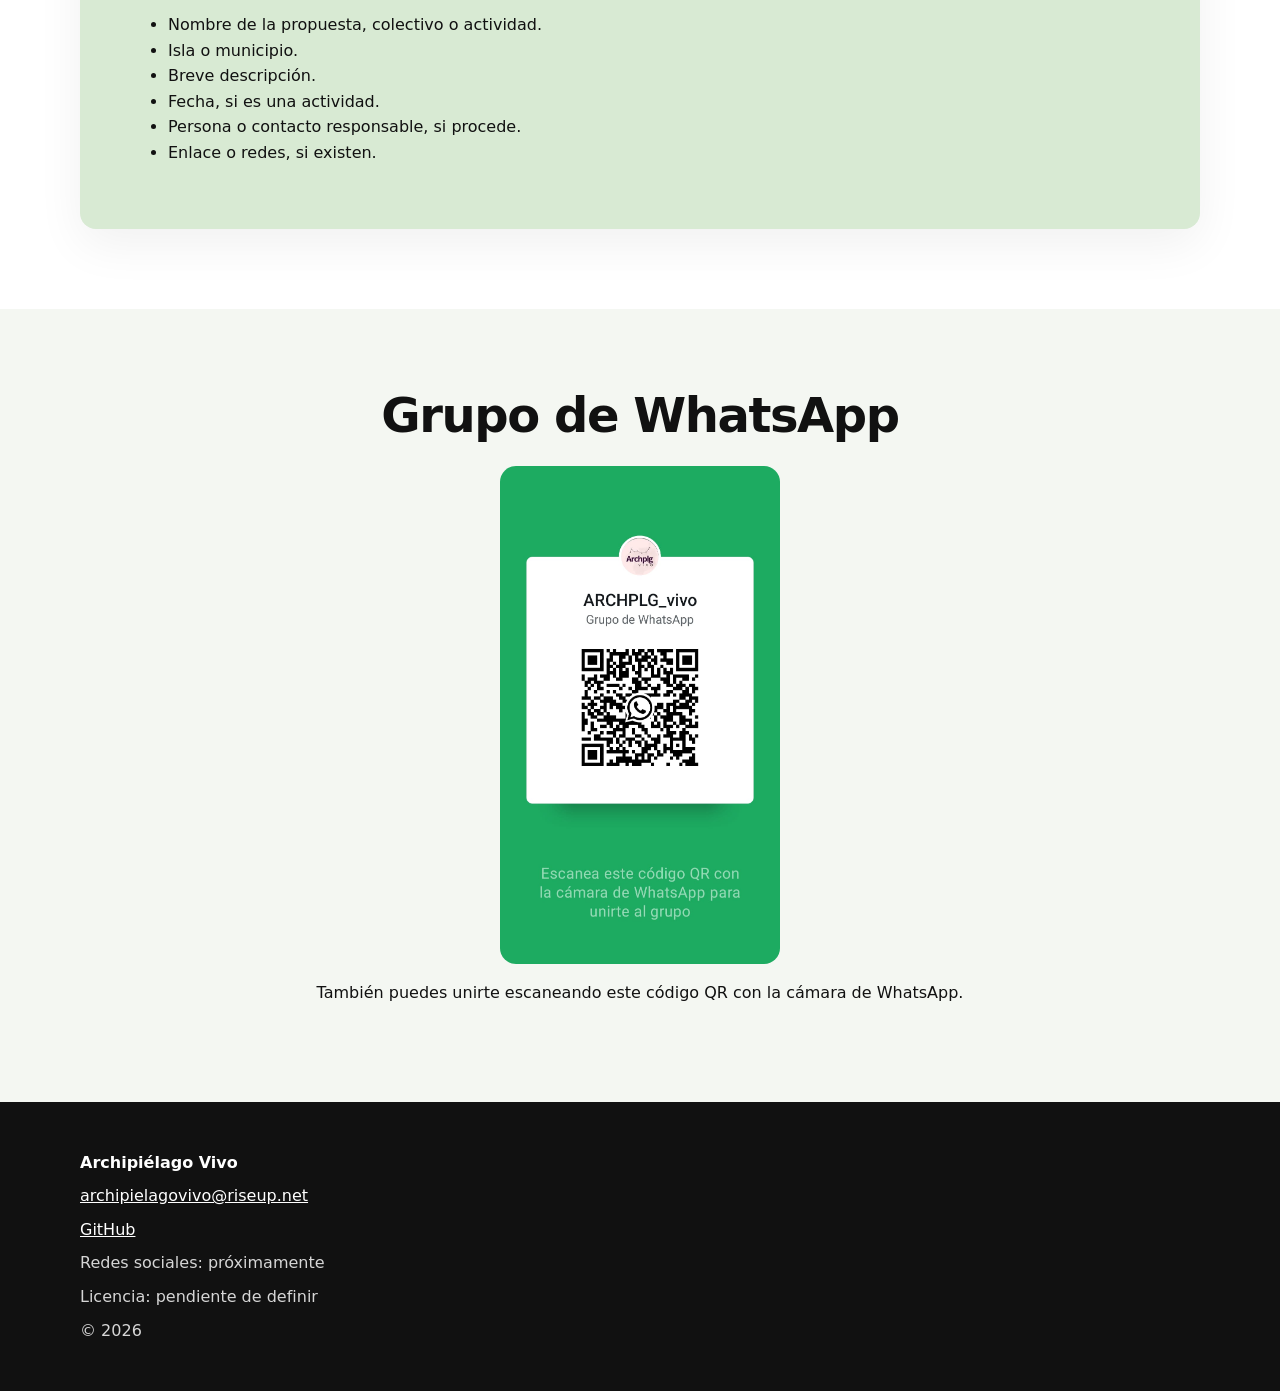
<file: participa_v1.html>
<!doctype html>
<html lang="es">
<head>
  <meta charset="utf-8" />
  <meta name="viewport" content="width=device-width, initial-scale=1" />

  <title>Participa | Archipiélago Vivo</title>
  <meta
    name="description"
    content="Participa en Archipiélago Vivo enviando propuestas, actividades, espacios, colectivos, recursos o conflictos territoriales para el mapa y la agenda colaborativa."
  />

  <link rel="canonical" href="https://archipielagovivo.org/participa.html" />
  <link rel="stylesheet" href="styles.css" />
</head>

<body>
  <header class="site-header">
    <a class="brand" href="/" aria-label="Inicio de Archipiélago Vivo">
      Archipiélago Vivo
    </a>

    <button
      class="menu-toggle"
      type="button"
      aria-expanded="false"
      aria-controls="main-nav"
    >
      <span class="sr-only">Abrir menú</span>
      ☰
    </button>

    <nav id="main-nav" class="main-nav" aria-label="Navegación principal">
      <a href="/#que-es">Qué es</a>
      <a href="/mapa.html">Ver mapa</a>
      <a href="/agenda.html">Agenda</a>
      <a href="/participa.html" aria-current="page">Participa</a>
      <a href="#contacto">Contacto</a>
    </nav>
  </header>

  <main>
    <section class="section">
      <div class="container narrow">
        <h1>Participa</h1>

        <p>
          Archipiélago Vivo se construye de forma colectiva.
        </p>

        <p>
          Puedes enviar información, propuestas, actividades, espacios,
          colectivos, recursos o conflictos territoriales que quieras hacer
          visibles en el mapa o en la agenda.
        </p>

        <div class="button-group">
          <a
            class="button button-primary"
            href="https://chat.whatsapp.com/CgMW0girM9SI70CHwBwTba?s=qt&p=a&mlu=2"
            target="_blank"
            rel="noopener noreferrer"
          >
            Unirse al grupo de WhatsApp
          </a>

          <a
            class="button button-secondary"
            href="mailto:archipielagovivo@riseup.net"
          >
            Enviar un correo
          </a>
        </div>
      </div>
    </section>

    <section class="section section-muted">
      <div class="container">
        <div class="cards">
          <article class="card">
            <h2>Qué puedes aportar</h2>
            <ul>
              <li>Colectivos, asociaciones o iniciativas.</li>
              <li>Actividades para la agenda.</li>
              <li>Espacios disponibles.</li>
              <li>Conflictos territoriales.</li>
              <li>Propuestas en desarrollo.</li>
              <li>Recursos útiles.</li>
              <li>Correcciones o ampliaciones de información.</li>
            </ul>
          </article>

          <article class="card">
            <h2>Cómo participar</h2>
            <p>
              Envíanos la información por WhatsApp o por correo electrónico.
              Revisaremos las aportaciones antes de incorporarlas al mapa o a
              la agenda.
            </p>
          </article>
        </div>
      </div>
    </section>

    <section class="section">
      <div class="container">
        <div class="notice">
          <h2>Para ayudarnos a ordenar la información</h2>

          <p>Cuando escribas, intenta incluir:</p>

          <ul>
            <li>Nombre de la propuesta, colectivo o actividad.</li>
            <li>Isla o municipio.</li>
            <li>Breve descripción.</li>
            <li>Fecha, si es una actividad.</li>
            <li>Persona o contacto responsable, si procede.</li>
            <li>Enlace o redes, si existen.</li>
          </ul>
        </div>
      </div>
    </section>

    <section class="section section-muted">
      <div class="container narrow qr-section">
        <h2>Grupo de WhatsApp</h2>

        <img
          class="qr-image"
          src="assets/whatsapp-qr.png"
          alt="Código QR para unirse al grupo de WhatsApp de Archipiélago Vivo."
          width="280"
          height="280"
          loading="lazy"
        />

        <p>
          También puedes unirte escaneando este código QR con la cámara de
          WhatsApp.
        </p>
      </div>
    </section>
  </main>

  <footer id="contacto" class="site-footer">
    <div class="container footer-content">
      <p><strong>Archipiélago Vivo</strong></p>

      <p>
        <a href="mailto:archipielagovivo@riseup.net">
          archipielagovivo@riseup.net
        </a>
      </p>

      <p><a href="https://github.com/" rel="noopener">GitHub</a></p>
      <p>Redes sociales: próximamente</p>
      <p>Licencia: pendiente de definir</p>
      <p>© 2026</p>
    </div>
  </footer>

  <script>
    const menuButton = document.querySelector(".menu-toggle");
    const nav = document.querySelector("#main-nav");

    menuButton.addEventListener("click", () => {
      const isOpen = menuButton.getAttribute("aria-expanded") === "true";
      menuButton.setAttribute("aria-expanded", String(!isOpen));
      nav.classList.toggle("is-open");
    });
  </script>
</body>
</html>
</file>
<file: styles.css>
:root {
  --color-bg: #ffffff;
  --color-text: #111111;
  --color-muted: #5f665f;
  --color-soft: #f4f7f2;
  --color-primary: #d8ead3;
  --color-primary-dark: #23442c;
  --color-border: #d8ddd5;

  --font-base: system-ui, -apple-system, BlinkMacSystemFont, "Segoe UI", sans-serif;

  --container: 1120px;
  --radius: 1rem;
  --shadow: 0 1rem 3rem rgba(0, 0, 0, 0.06);
}

* {
  box-sizing: border-box;
}

html {
  scroll-behavior: smooth;
}

body {
  margin: 0;
  font-family: var(--font-base);
  color: var(--color-text);
  background: var(--color-bg);
  line-height: 1.6;
}

a {
  color: inherit;
}

a:focus-visible,
button:focus-visible {
  outline: 3px solid var(--color-primary-dark);
  outline-offset: 4px;
}

.container {
  width: min(100% - 2rem, var(--container));
  margin-inline: auto;
}

.narrow {
  max-width: 760px;
}

.site-header {
  position: sticky;
  top: 0;
  z-index: 10;
  display: flex;
  align-items: center;
  justify-content: space-between;
  gap: 1.5rem;
  min-height: 72px;
  padding: 0 1rem;
  background: rgba(255, 255, 255, 0.94);
  border-bottom: 1px solid var(--color-border);
  backdrop-filter: blur(10px);
}

.brand {
  font-weight: 750;
  font-size: 1.1rem;
  text-decoration: none;
}

.main-nav {
  display: flex;
  gap: 1rem;
  align-items: center;
}

.main-nav a {
  text-decoration: none;
  color: var(--color-muted);
  font-weight: 600;
}

.main-nav a:hover {
  color: var(--color-text);
}

.menu-toggle {
  display: none;
  border: 1px solid var(--color-border);
  background: var(--color-bg);
  border-radius: 0.5rem;
  padding: 0.5rem 0.7rem;
  font-size: 1.3rem;
  cursor: pointer;
}

.hero {
  min-height: calc(100vh - 72px);
  display: grid;
  place-items: center;
  padding: 4rem 0;
  background: linear-gradient(180deg, var(--color-soft), #ffffff);
}

.hero-content {
  max-width: 900px;
}

.eyebrow {
  color: var(--color-primary-dark);
  font-weight: 700;
  margin-bottom: 1rem;
}

h1,
h2,
h3,
p {
  margin-top: 0;
}

h1 {
  font-size: clamp(3rem, 8vw, 6.5rem);
  line-height: 0.95;
  letter-spacing: -0.06em;
  margin-bottom: 1.5rem;
}

h2 {
  font-size: clamp(2rem, 4vw, 3rem);
  line-height: 1.1;
  letter-spacing: -0.03em;
  margin-bottom: 1.5rem;
}

h3 {
  font-size: 1.25rem;
  margin-bottom: 0.5rem;
}

.hero-text {
  max-width: 760px;
  font-size: clamp(1.25rem, 2vw, 1.6rem);
  color: var(--color-muted);
  margin-bottom: 2rem;
}

.section {
  padding: 5rem 0;
}

.section-muted {
  background: var(--color-soft);
}

.cards {
  display: grid;
  grid-template-columns: repeat(4, 1fr);
  gap: 1rem;
}

.card {
  min-height: 180px;
  padding: 1.5rem;
  background: #ffffff;
  border: 1px solid var(--color-border);
  border-radius: var(--radius);
}

.card p {
  color: var(--color-muted);
}

.notice {
  padding: clamp(1.5rem, 4vw, 3rem);
  background: var(--color-primary);
  border-radius: var(--radius);
  box-shadow: var(--shadow);
}

.notice p {
  max-width: 720px;
}

.cta {
  text-align: center;
}

.button-group {
  display: flex;
  flex-wrap: wrap;
  gap: 1rem;
}

.button-group.center {
  justify-content: center;
}

.button {
  display: inline-flex;
  align-items: center;
  justify-content: center;
  min-height: 56px;
  padding: 0.9rem 1.4rem;
  border-radius: 999px;
  font-weight: 750;
  text-decoration: none;
  border: 2px solid transparent;
}

.button-primary {
  background: var(--color-primary-dark);
  color: #ffffff;
}

.button-primary:hover {
  background: #14291a;
}

.button-secondary {
  background: #ffffff;
  color: var(--color-primary-dark);
  border-color: var(--color-border);
}

.button-secondary:hover {
  border-color: var(--color-primary-dark);
}

.site-footer {
  padding: 3rem 0;
  background: #111111;
  color: #ffffff;
}

.footer-content {
  display: grid;
  gap: 0.5rem;
}

.footer-content p {
  margin: 0;
  color: #d6d6d6;
}

.footer-content strong {
  color: #ffffff;
}

.footer-content a {
  color: #ffffff;
}

.sr-only {
  position: absolute;
  width: 1px;
  height: 1px;
  overflow: hidden;
  clip: rect(0, 0, 0, 0);
  white-space: nowrap;
}

@media (max-width: 900px) {
  .cards {
    grid-template-columns: repeat(2, 1fr);
  }
}

@media (max-width: 720px) {
  .menu-toggle {
    display: inline-flex;
  }

  .main-nav {
    position: absolute;
    top: 72px;
    left: 0;
    right: 0;
    display: none;
    flex-direction: column;
    align-items: stretch;
    gap: 0;
    background: #ffffff;
    border-bottom: 1px solid var(--color-border);
  }

  .main-nav.is-open {
    display: flex;
  }

  .main-nav a {
    padding: 1rem;
    border-top: 1px solid var(--color-border);
  }

  .hero {
    min-height: auto;
    padding: 5rem 0 4rem;
  }

  .cards {
    grid-template-columns: 1fr;
  }

  .button {
    width: 100%;
  }

  .section {
    padding: 4rem 0;
  }
}

@media (prefers-reduced-motion: reduce) {
  html {
    scroll-behavior: auto;
  }
}

/* mapa */
.map-container {
  overflow: hidden;
  border: 1px solid var(--color-border);
  border-radius: var(--radius);
  background: #ffffff;
}

.map-container iframe {
  display: block;
  width: 100%;
  min-height: 420px;
  border: 0;
}

.map-link {
  margin-top: 1rem;
}

@media (max-width: 720px) {
  .map-container iframe {
    height: 460px;
  }
}

/* participa */
.qr-section {
  text-align: center;
}

.qr-image {
  display: block;
  width: min(100%, 280px);
  height: auto;
  margin: 1rem auto;
  border-radius: var(--radius);
}


.action-grid {
  display: grid;
  grid-template-columns: repeat(3, 1fr);
  gap: 1rem;
  margin-top: 2rem;
}

.action-card {
  display: flex;
  flex-direction: column;
  gap: 0.6rem;
  min-height: 210px;
  padding: 1.5rem;
  background: #ffffff;
  border: 1px solid var(--color-border);
  border-radius: var(--radius);
  text-decoration: none;
  box-shadow: none;
}

.action-card:hover {
  border-color: var(--color-primary-dark);
}

.action-card strong {
  font-size: 1.15rem;
  line-height: 1.25;
}

.action-card span:last-child {
  color: var(--color-muted);
}

.action-kicker {
  width: fit-content;
  padding: 0.25rem 0.6rem;
  border-radius: 999px;
  background: var(--color-primary);
  color: var(--color-primary-dark);
  font-size: 0.85rem;
  font-weight: 700;
}

@media (max-width: 900px) {
  .action-grid {
    grid-template-columns: repeat(2, 1fr);
  }
}

@media (max-width: 720px) {
  .action-grid {
    grid-template-columns: 1fr;
  }

  .action-card {
    min-height: auto;
  }
}
</file>
